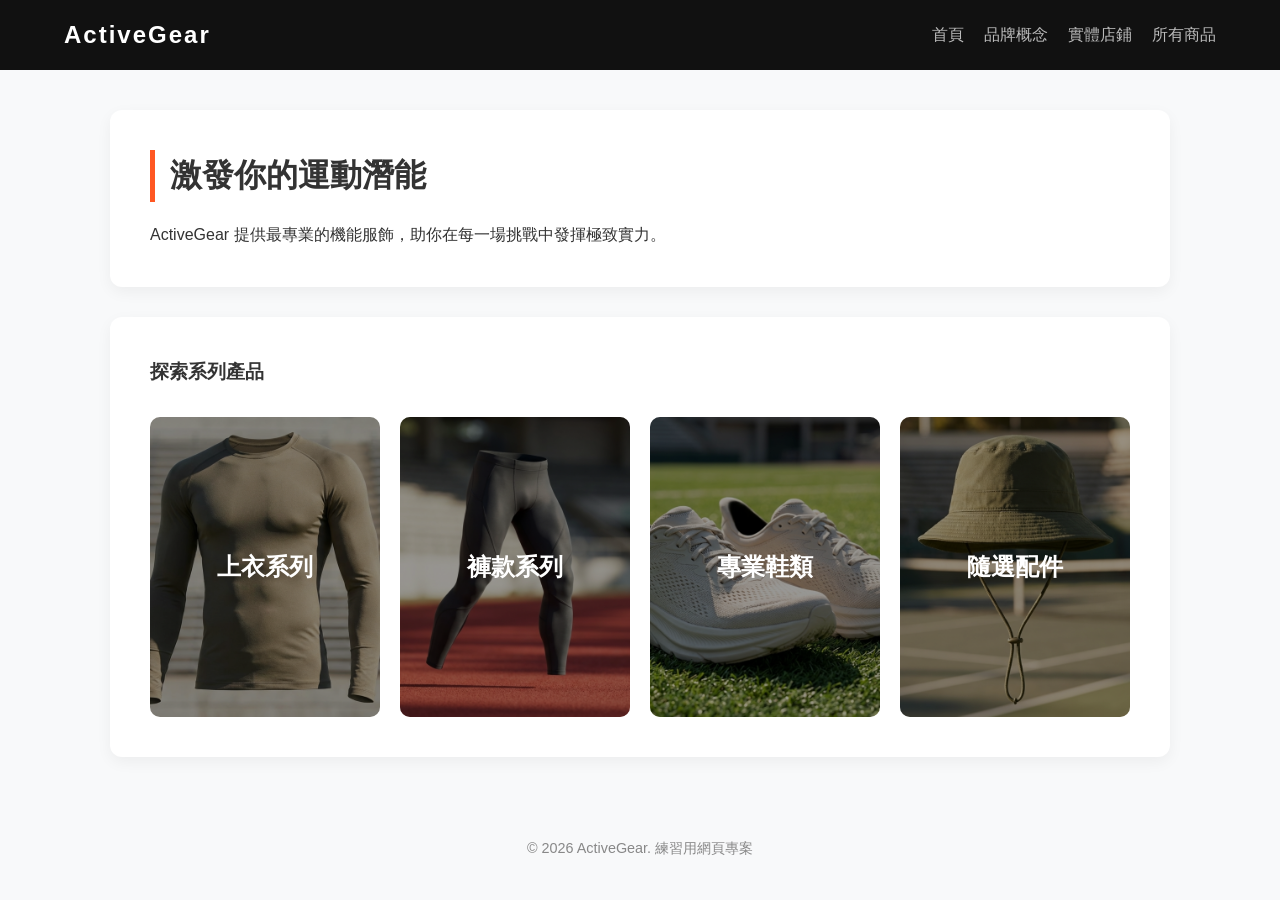
<file: index.html>
<!DOCTYPE html>
<html lang="zh-TW">
<head>
    <meta charset="UTF-8">
    <meta name="viewport" content="width=device-width, initial-scale=1.0">
    <title>ActiveGear | 專業運動入口</title>
    <link rel="stylesheet" href="style.css">
</head>
<body>

    <header>
        <h1>ActiveGear</h1>
        <nav>
            <ul>
                <li><a href="index.html">首頁</a></li>
                <li><a href="brand.html">品牌概念</a></li>
                <li><a href="store.html">實體店鋪</a></li>
                <li><a href="products.html">所有商品</a></li>
            </ul>
        </nav>
    </header>

    <main>
        <section>
            <h2>激發你的運動潛能</h2>
            <p>ActiveGear 提供最專業的機能服飾，助你在每一場挑戰中發揮極致實力。</p>
        </section>

        <section>
            <h3>探索系列產品</h3>
            <div class="category-hub">
                <a href="products.html" class="category-card card-tops"><span>上衣系列</span></a>
                <a href="products.html" class="category-card card-bottoms"><span>褲款系列</span></a>
                <a href="products.html" class="category-card card-shoes"><span>專業鞋類</span></a>
                <a href="products.html" class="category-card card-item"><span>隨選配件</span></a>
            </div>
        </section>
    </main>

    <footer>
        <p>&copy; 2026 ActiveGear. 練習用網頁專案</p>
    </footer>

</body>
</html>
</file>
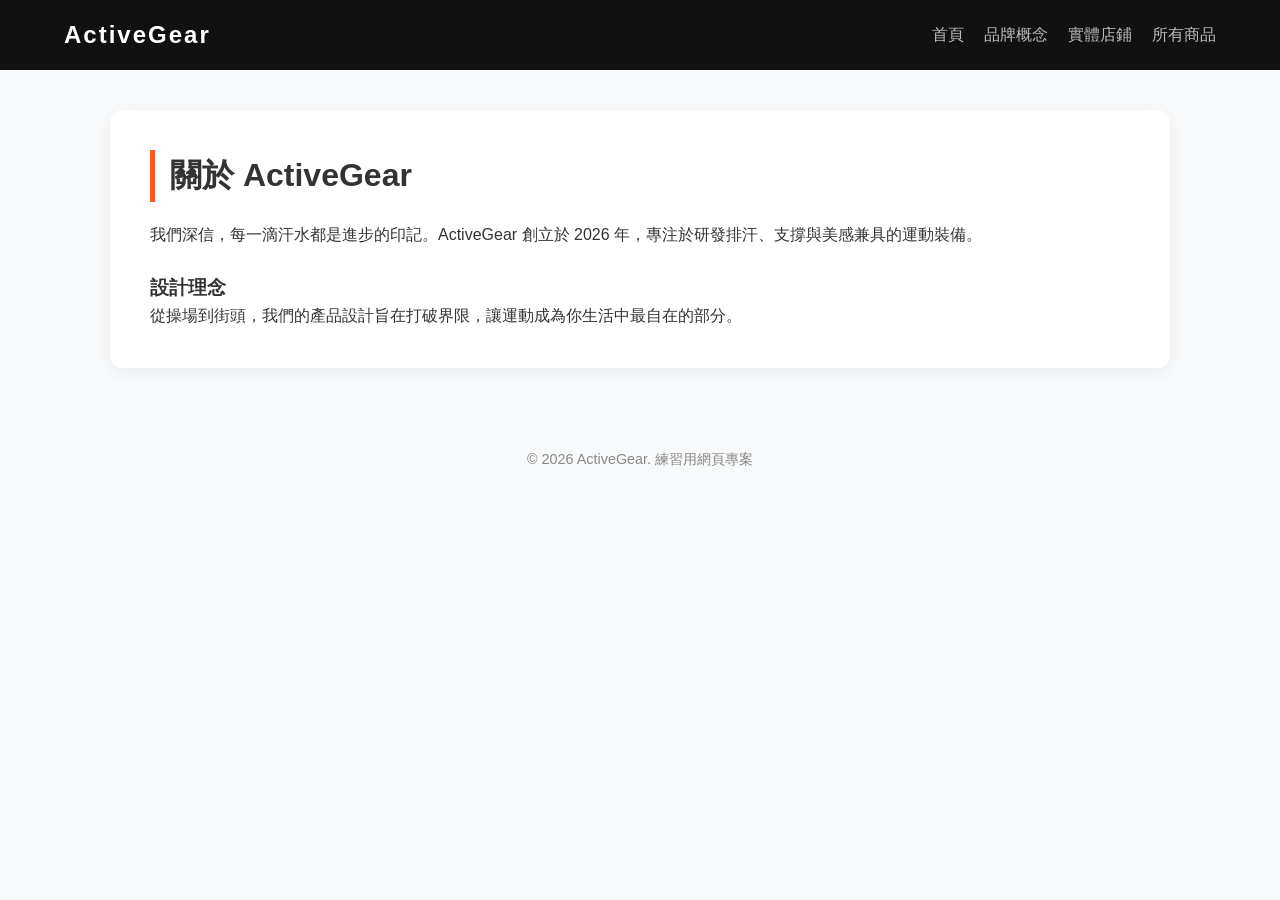
<file: brand.html>
<!DOCTYPE html>
<html lang="zh-TW">
<head>
    <meta charset="UTF-8">
    <meta name="viewport" content="width=device-width, initial-scale=1.0">
    <title>品牌故事 | ActiveGear</title>
    <link rel="stylesheet" href="style.css">
</head>
<body>

    <header>
        <h1>ActiveGear</h1>
        <nav>
            <ul>
                <li><a href="index.html">首頁</a></li>
                <li><a href="brand.html">品牌概念</a></li>
                <li><a href="store.html">實體店鋪</a></li>
                <li><a href="products.html">所有商品</a></li>
            </ul>
        </nav>
    </header>

    <main>
        <section>
            <h2>關於 ActiveGear</h2>
            <p>我們深信，每一滴汗水都是進步的印記。ActiveGear 創立於 2026 年，專注於研發排汗、支撐與美感兼具的運動裝備。</p>
            <br>
            <h3>設計理念</h3>
            <p>從操場到街頭，我們的產品設計旨在打破界限，讓運動成為你生活中最自在的部分。</p>
        </section>
    </main>

    <footer>
        <p>&copy; 2026 ActiveGear. 練習用網頁專案</p>
    </footer>

</body>
</html>
</file>
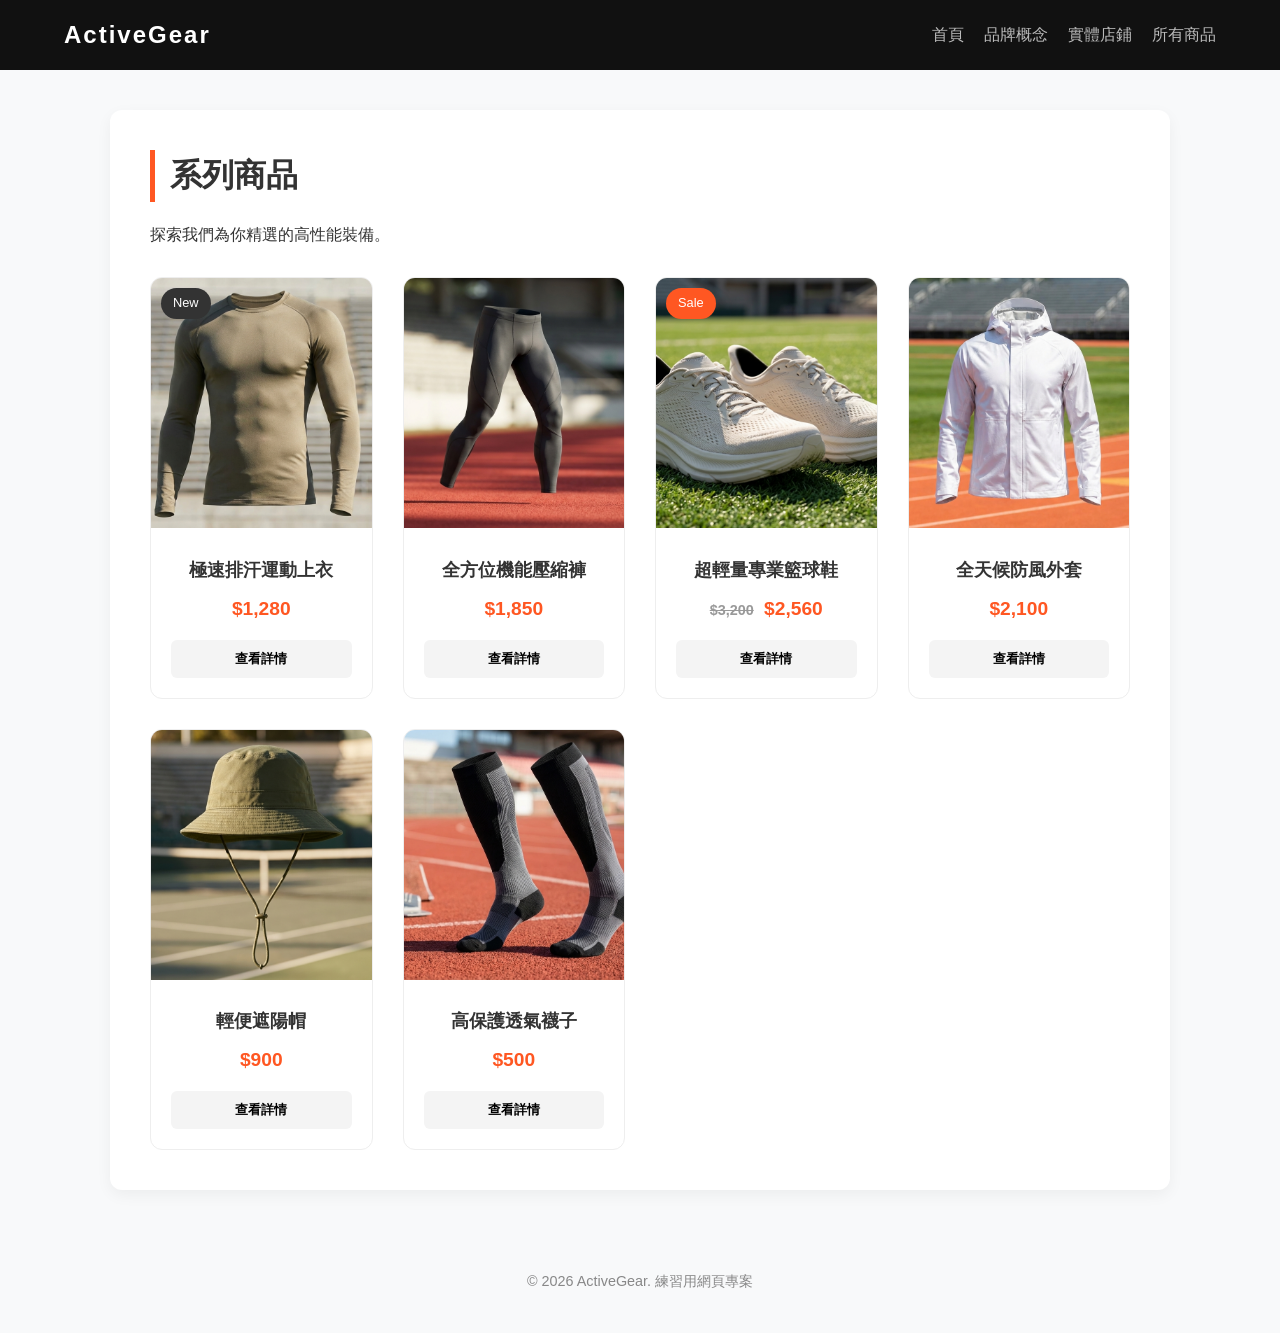
<file: products.html>
<!DOCTYPE html>
<html lang="zh-TW">
<head>
    <meta charset="UTF-8">
    <meta name="viewport" content="width=device-width, initial-scale=1.0">
    <title>所有商品 | ActiveGear</title>
    <link rel="stylesheet" href="style.css">
</head>
<body>

    <header>
        <h1>ActiveGear</h1>
        <nav>
            <ul>
                <li><a href="index.html">首頁</a></li>
                <li><a href="brand.html">品牌概念</a></li>
                <li><a href="store.html">實體店鋪</a></li>
                <li><a href="products.html">所有商品</a></li>
            </ul>
        </nav>
    </header>

    <main>
        <section>
            <h2>系列商品</h2>
            <p>探索我們為你精選的高性能裝備。</p>
            
            <div class="product-grid">
                
                <div class="product-card">
                    <div class="product-tag">New</div>
                    <img src="images/shirt.png" alt="排汗運動衣">
                    <div class="product-info">
                        <h4>極速排汗運動上衣</h4>
                        <p class="price">$1,280</p>
                        <button class="add-btn">查看詳情</button>
                    </div>
                </div>

                <div class="product-card">
                    <img src="images/pants.png" alt="機能壓縮褲">
                    <div class="product-info">
                        <h4>全方位機能壓縮褲</h4>
                        <p class="price">$1,850</p>
                        <button class="add-btn">查看詳情</button>
                    </div>
                </div>

                <div class="product-card">
                    <div class="product-tag sale">Sale</div>
                    <img src="images/shoe.png" alt="專業籃球鞋">
                    <div class="product-info">
                        <h4>超輕量專業籃球鞋</h4>
                        <p class="price"><span class="old-price">$3,200</span> $2,560</p>
                        <button class="add-btn">查看詳情</button>
                    </div>
                </div>

                <div class="product-card">
                    <img src="images/jacket.png" alt="防風運動外套">
                    <div class="product-info">
                        <h4>全天候防風外套</h4>
                        <p class="price">$2,100</p>
                        <button class="add-btn">查看詳情</button>
                    </div>
                </div>

                <div class="product-card">
                    <img src="images/hat.png" alt="帽子">
                    <div class="product-info">
                        <h4>輕便遮陽帽</h4>
                        <p class="price">$900</p>
                        <button class="add-btn">查看詳情</button>
                    </div>
                </div>

                <div class="product-card">
                    <img src="images/socks.png" alt="襪子">
                    <div class="product-info">
                        <h4>高保護透氣襪子</h4>
                        <p class="price">$500</p>
                        <button class="add-btn">查看詳情</button>
                    </div>
                </div>

            </div>
        </section>
    </main>

    <footer>
        <p>&copy; 2026 ActiveGear. 練習用網頁專案</p>
    </footer>

</body>
</html>
</file>
<file: style.css>
/* --- 1. 全域重設 --- */
* {
    margin: 0;
    padding: 0;
    box-sizing: border-box;
}

body {
    font-family: "Helvetica Neue", Arial, "微軟正黑體", sans-serif;
    background-color: #f8f9fa;
    color: #333;
    line-height: 1.6;
}

/* --- 2. 導覽列樣式 --- */
header {
    background-color: #111;
    color: #fff;
    padding: 1rem 5%;
    display: flex;
    justify-content: space-between;
    align-items: center;
    position: sticky;
    top: 0;
    z-index: 1000;
}

header h1 {
    font-size: 1.5rem;
    letter-spacing: 2px;
}

nav ul {
    list-style: none;
    display: flex;
    gap: 20px;
}

nav a {
    color: #bbb;
    text-decoration: none;
    font-weight: 500;
    transition: 0.3s;
}

nav a:hover {
    color: #fff;
}

/* --- 3. 主要內容版面 --- */
main {
    max-width: 1100px;
    margin: 40px auto;
    padding: 0 20px;
}

section {
    background: #fff;
    padding: 40px;
    border-radius: 12px;
    box-shadow: 0 5px 15px rgba(0,0,0,0.05);
    margin-bottom: 30px;
}

h2 {
    margin-bottom: 20px;
    font-size: 2rem;
    border-left: 5px solid #ff5722;
    padding-left: 15px;
}

/* --- 4. 首頁分類卡片 (Category Hub) --- */
.category-hub {
    display: flex;
    gap: 20px;
    margin-top: 30px;
}

.category-card {
    flex: 1;
    height: 300px;
    display: flex;
    align-items: center;
    justify-content: center;
    text-decoration: none;
    color: #fff;
    font-size: 1.5rem;
    font-weight: bold;
    border-radius: 10px;
    position: relative;
    overflow: hidden;
    background-size: cover;
    background-position: center;
    transition: transform 0.4s ease;
}

/* 背景遮罩層：確保文字清晰 */
.category-card::before {
    content: '';
    position: absolute;
    top: 0; left: 0; width: 100%; height: 100%;
    background: rgba(0, 0, 0, 0.4);
    z-index: 1;
    transition: 0.3s;
}

.category-card span {
    position: relative;
    z-index: 2;
}

/* 懸停效果 */
.category-card:hover {
    transform: translateY(-10px);
}

.category-card:hover::before {
    background: rgba(0, 0, 0, 0.2); /* 移入時變亮 */
}

/* 各別背景圖設定 (使用臨時圖片網址) */
.card-tops { background-image: url('images/shirt.png'); }
.card-bottoms { background-image: url('images/pants.png'); }
.card-shoes { background-image: url('images/shoe.png'); }
.card-item { background-image: url('images/hat.png'); }

/* --- 5. 實體店鋪頁面專用 --- */
.store-img {
    width: 100%;
    max-height: 400px;
    object-fit: cover;
    border-radius: 8px;
    margin-bottom: 25px;
}

.store-info p {
    margin-bottom: 10px;
    font-size: 1.1rem;
}

/* --- 6. 頁尾 --- */
footer {
    text-align: center;
    padding: 40px;
    color: #888;
    font-size: 0.9rem;
}
/* --- 7. 商品列表網格 --- */
.product-grid {
    display: grid;
    /* 自動填充，每欄最小 250px，最大平均分配 */
    grid-template-columns: repeat(auto-fill, minmax(220px, 1fr));
    gap: 30px;
    margin-top: 30px;
}

/* --- 8. 商品卡片樣式 --- */
.product-card {
    background: #fff;
    border: 1px solid #eee;
    border-radius: 12px;
    overflow: hidden;
    position: relative;
    transition: 0.3s;
}

.product-card:hover {
    box-shadow: 0 10px 20px rgba(0,0,0,0.1);
    transform: translateY(-5px);
}

.product-card img {
    width: 100%;
    height: 250px;
    object-fit: cover; /* 確保圖片不變形且填滿區域 */
}

.product-info {
    padding: 20px;
    text-align: center;
}

.product-info h4 {
    margin-bottom: 10px;
    font-size: 1.1rem;
}

.price {
    color: #ff5722;
    font-weight: bold;
    font-size: 1.2rem;
    margin-bottom: 15px;
}

.old-price {
    text-decoration: line-through;
    color: #999;
    font-size: 0.9rem;
    margin-right: 5px;
}

/* 商品標籤 (New/Sale) */
.product-tag {
    position: absolute;
    top: 10px;
    left: 10px;
    background: #333;
    color: #fff;
    padding: 5px 12px;
    font-size: 0.8rem;
    border-radius: 20px;
    z-index: 5;
}

.product-tag.sale {
    background: #ff5722;
}

/* 按鈕樣式 */
.add-btn {
    width: 100%;
    padding: 10px;
    background: #f4f4f4;
    border: none;
    border-radius: 6px;
    cursor: pointer;
    font-weight: bold;
    transition: 0.2s;
}

.add-btn:hover {
    background: #111;
    color: #fff;
}
</file>
